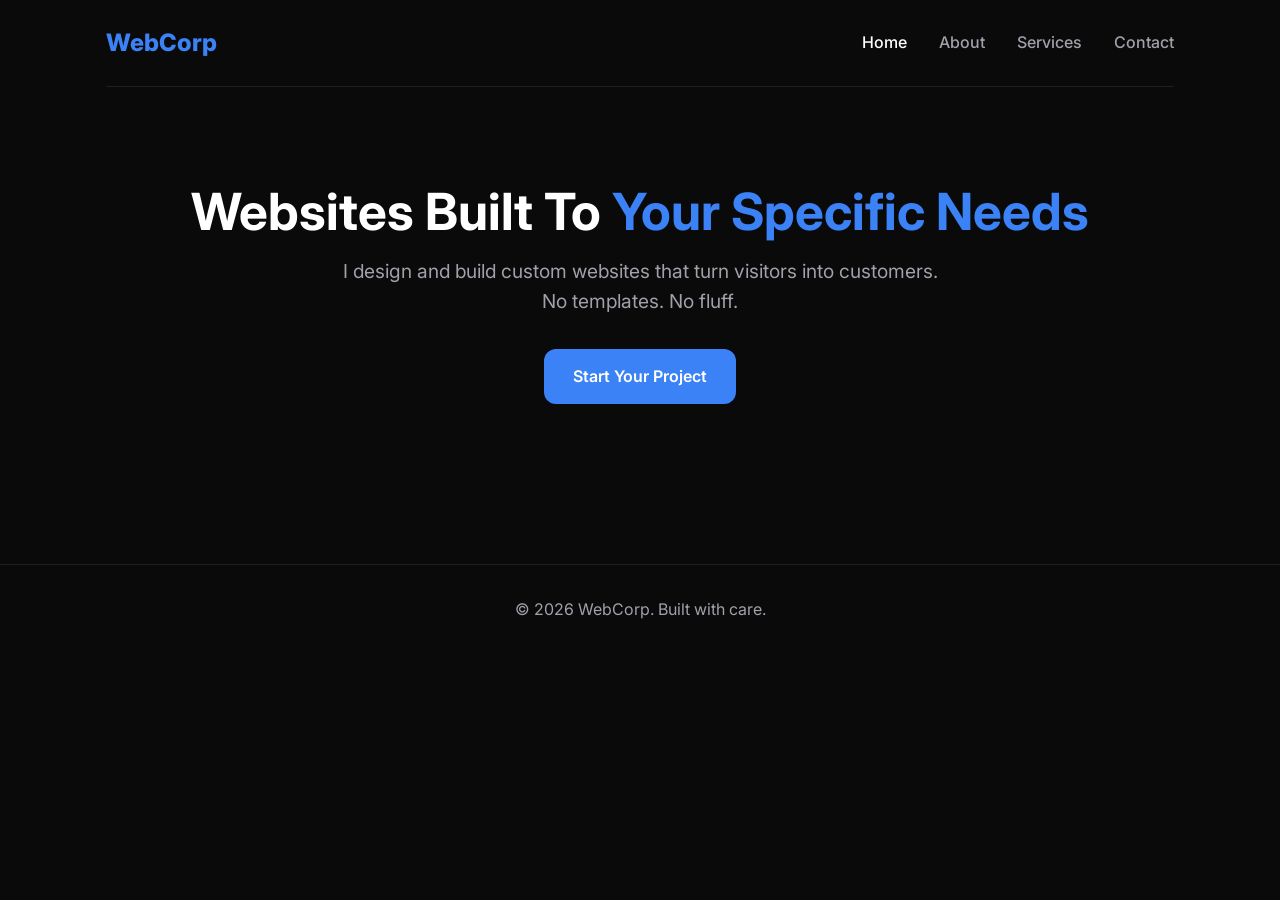
<file: index.html>
<!DOCTYPE html>
<html lang="en">
<head>
  <meta charset="UTF-8"><meta name="viewport" content="width=device-width, initial-scale=1.0">
  <title>WebCorp - Websites Built To Your Specific Needs</title>
  <link rel="icon" href="data:image/svg+xml,%3Csvg xmlns='http://www.w3.org/2000/svg' viewBox='0 0 100 100'%3E%3Crect width='100' height='100' fill='%233b82f6' rx='15'/%3E%3Ctext x='50' y='58' font-family='Inter, Arial, sans-serif' font-size='50' font-weight='800' fill='white' text-anchor='middle'%3E%3Ctspan dy='5'%3E%3C/tspan%3EWC%3C/text%3E%3C/svg%3E">
  <link href="https://fonts.googleapis.com/css2?family=Inter:wght@400;600;800&display=swap" rel="stylesheet">
  <link rel="stylesheet" href="style.css">
</head>
<body>
  <header class="container">
    <nav class="navbar">
      <a href="index.html" class="logo">WebCorp</a>
      <ul class="nav-links">
        <li><a href="index.html" class="active">Home</a></li>
        <li><a href="about.html">About</a></li>
        <li><a href="services.html">Services</a></li>
        <li><a href="contact.html">Contact</a></li>
      </ul>
    </nav>
    <div class="hero">
      <h1>Websites Built To <span>Your Specific Needs</span></h1>
      <p>I design and build custom websites that turn visitors into customers. No templates. No fluff.</p>
      <a href="contact.html" class="btn btn-primary">Start Your Project</a>
    </div>
  </header>
  <footer><p>© 2026 WebCorp. Built with care.</p></footer>
</body>
</html>
</file>
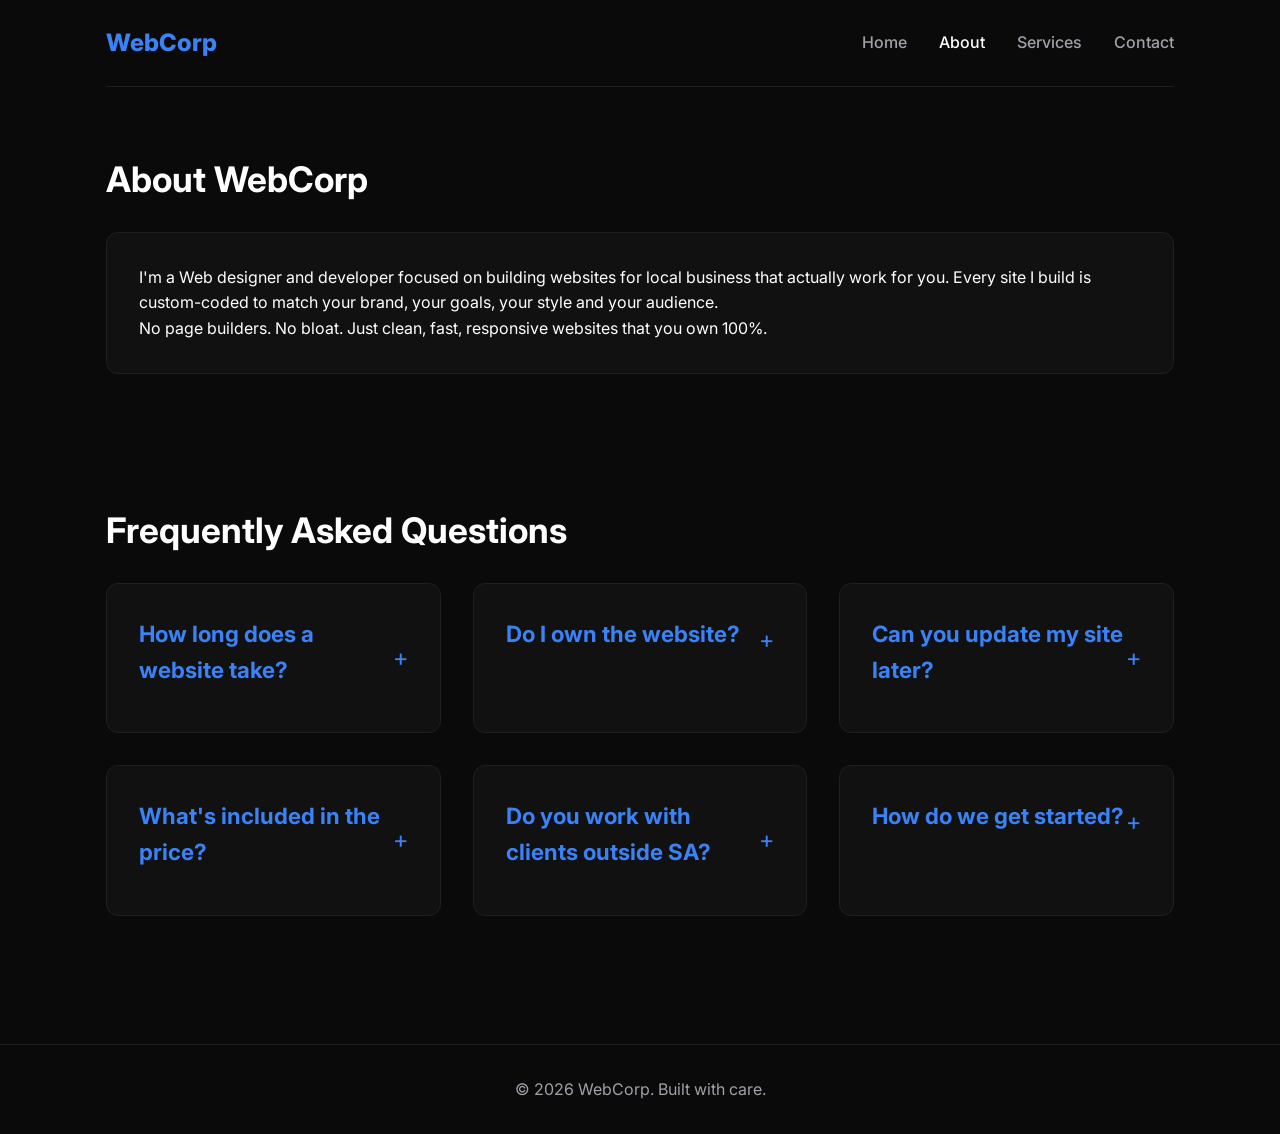
<file: about.html>
<!DOCTYPE html>
<html lang="en">
<head>
  <meta charset="UTF-8"><meta name="viewport" content="width=device-width, initial-scale=1.0">
  <title>About - WebCorp</title>
  <link rel="icon" href="data:image/svg+xml,%3Csvg xmlns='http://www.w3.org/2000/svg' viewBox='0 0 100 100'%3E%3Crect width='100' height='100' fill='%233b82f6' rx='15'/%3E%3Ctext x='50' y='58' font-family='Inter, Arial, sans-serif' font-size='50' font-weight='800' fill='white' text-anchor='middle'%3E%3Ctspan dy='5'%3E%3C/tspan%3EWC%3C/text%3E%3C/svg%3E">
  <link href="https://fonts.googleapis.com/css2?family=Inter:wght@400;600;800&display=swap" rel="stylesheet">
  <link rel="stylesheet" href="style.css">
</head>
<body>
  <header class="container">
    <nav class="navbar">
      <a href="index.html" class="logo">WebCorp</a>
      <ul class="nav-links">
        <li><a href="index.html">Home</a></li>
        <li><a href="about.html" class="active">About</a></li>
        <li><a href="services.html">Services</a></li>
        <li><a href="contact.html">Contact</a></li>
      </ul>
    </nav>
  </header>
  <main class="container">
    <section>
      <h2>About WebCorp</h2>
      <div class="card">
        <p>I'm a Web designer and developer focused on building websites for local business that actually work for you. Every site I build is custom-coded to match your brand, your goals, your style and your audience.</p>
        <p>No page builders. No bloat. Just clean, fast, responsive websites that you own 100%.</p>
      </div>
    </section>
<!-- FAQ SECTION -->
<section>
  <h2>Frequently Asked Questions</h2>
  <div class="grid">

    <div class="card faq-item" onclick="toggleFAQ(this)">
      <div class="faq-question">
        <h3>How long does a website take?</h3>
        <span class="faq-icon">+</span>
      </div>
      <div class="faq-answer">
        <p>Most full sites are done in 1-2 days. Landing pages can be ready within a few hours. I'll give you a timeline before we start. I work fast and effectively</p>
      </div>
    </div>

    <div class="card faq-item" onclick="toggleFAQ(this)">
      <div class="faq-question">
        <h3>Do I own the website?</h3>
        <span class="faq-icon">+</span>
      </div>
      <div class="faq-answer">
        <p>100% yes. You get all the files and full access. No monthly fees to me to keep it online. Just hosting + domain.</p>
      </div>
    </div>

    <div class="card faq-item" onclick="toggleFAQ(this)">
      <div class="faq-question">
        <h3>Can you update my site later?</h3>
        <span class="faq-icon">+</span>
      </div>
      <div class="faq-answer">
        <p>Absolutely. I offer monthly maintenance or you can pay per update. I also teach you how to make small edits yourself.</p>
      </div>
    </div>

    <div class="card faq-item" onclick="toggleFAQ(this)">
      <div class="faq-question">
        <h3>What's included in the price?</h3>
        <span class="faq-icon">+</span>
      </div>
      <div class="faq-answer">
        <p>Design, development, mobile responsive, basic SEO, contact form, and 2 rounds of revisions. Hosting and domain are separate.</p>
      </div>
    </div>

    <div class="card faq-item" onclick="toggleFAQ(this)">
      <div class="faq-question">
        <h3>Do you work with clients outside SA?</h3>
        <span class="faq-icon">+</span>
      </div>
      <div class="faq-answer">
        <p>Yes! I work with clients worldwide. We’ll communicate via WhatsApp, email, and Zoom.</p>
      </div>
    </div>

    <div class="card faq-item" onclick="toggleFAQ(this)">
      <div class="faq-question">
        <h3>How do we get started?</h3>
        <span class="faq-icon">+</span>
      </div>
      <div class="faq-answer">
        <p>Just send me a message on the Contact page. We'll do a quick call to plan it, then I send you a quote and timeline.</p>
      </div>
    </div>

  </div>
</section>
  </main>
  <footer><p>© 2026 WebCorp. Built with care.</p></footer>
<script>
function toggleFAQ(element) {
  element.classList.toggle('active');
}
</script>
</body>
</html>
</file>
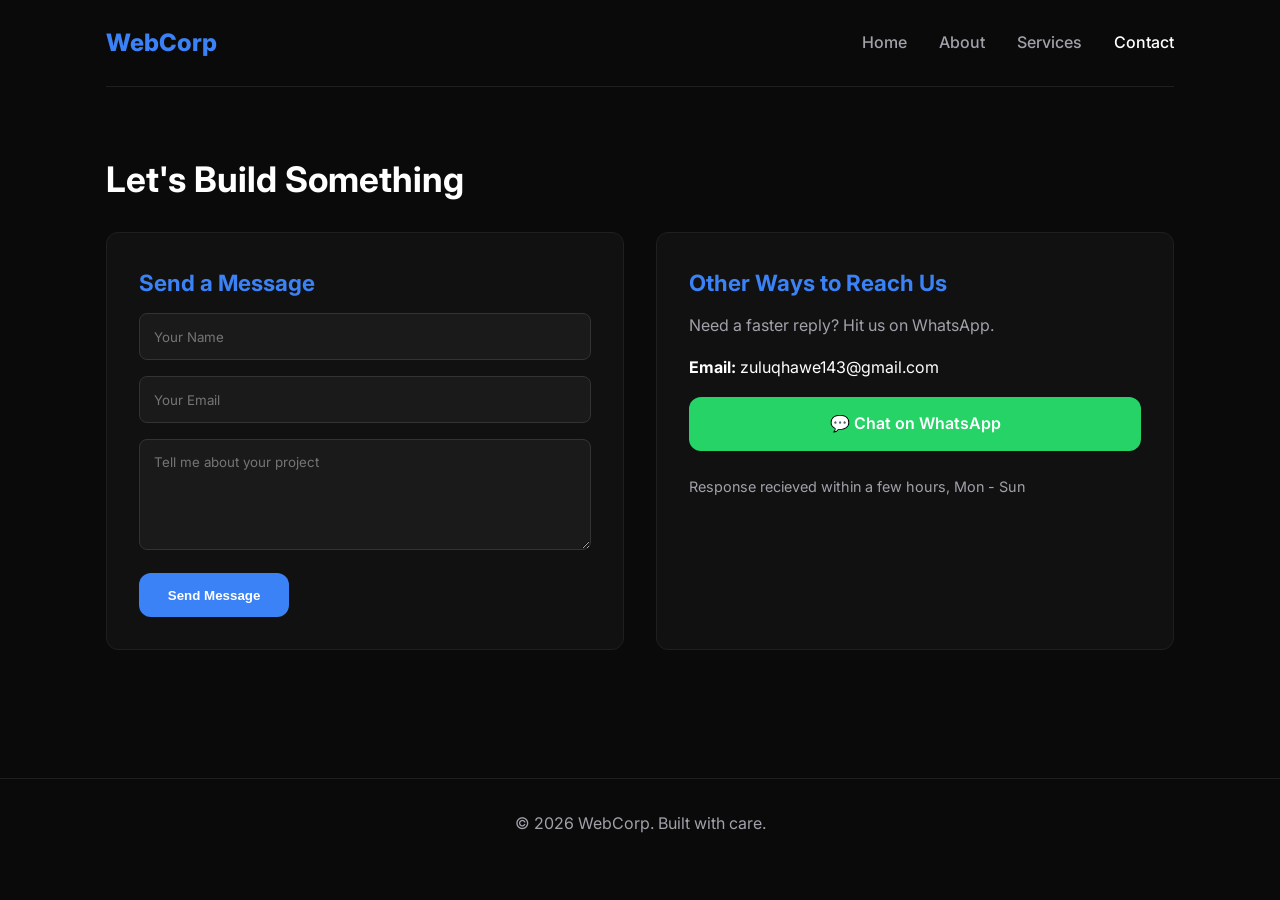
<file: contact.html>
<!DOCTYPE html>
<html lang="en">
<head>
  <meta charset="UTF-8"><meta name="viewport" content="width=device-width, initial-scale=1.0">
  <title>Contact - WebCorp</title>
  <link rel="icon" href="data:image/svg+xml,%3Csvg xmlns='http://www.w3.org/2000/svg' viewBox='0 0 100 100'%3E%3Crect width='100' height='100' fill='%233b82f6' rx='15'/%3E%3Ctext x='50' y='58' font-family='Inter, Arial, sans-serif' font-size='50' font-weight='800' fill='white' text-anchor='middle'%3E%3Ctspan dy='5'%3E%3C/tspan%3EWC%3C/text%3E%3C/svg%3E">
  <link href="https://fonts.googleapis.com/css2?family=Inter:wght@400;600;800&display=swap" rel="stylesheet">
  <link rel="stylesheet" href="style.css">
</head>
<body>
  <header class="container">
    <nav class="navbar">
      <a href="index.html" class="logo">WebCorp</a>
      <ul class="nav-links">
        <li><a href="index.html">Home</a></li>
        <li><a href="about.html">About</a></li>
        <li><a href="services.html">Services</a></li>
        <li><a href="contact.html" class="active">Contact</a></li>
      </ul>
    </nav>
  </header>
  
  <main class="container">
    <section>
      <h2>Let's Build Something</h2>
      
      <div class="grid">
        <!-- FORM CARD -->
        <div class="card">
          <h3>Send a Message</h3>
          <form class="contact-form" action="https://formsubmit.co/zuluqhawe143@gmail.com" method="POST">
            <!-- Stop spam + redirect -->
            <input type="hidden" name="_captcha" value="false">
            <input type="hidden" name="_subject" value="New WebCorp Project Inquiry!">
            <input type="hidden" name="_next" value="thanks.html">

            <input type="text" name="name" placeholder="Your Name" required>
            <input type="email" name="email" placeholder="Your Email" required>
            <textarea name="message" rows="5" placeholder="Tell me about your project" required></textarea>
            <button type="submit" class="btn btn-primary">Send Message</button>
          </form>
        </div>

        <!-- CONTACT INFO CARD -->
        <div class="card">
          <h3>Other Ways to Reach Us</h3>
          <p style="margin-bottom:1rem; color:var(--text-muted)">Need a faster reply? Hit us on WhatsApp.</p>
          
          <p><strong>Email:</strong> zuluqhawe143@gmail.com</p>
          
          <a href="https://wa.me/27789390383" target="_blank" class="btn" style="background:#25D366; color:white; margin-top:1rem; width:100%; text-align:center;">
            💬 Chat on WhatsApp
          </a>

          <p style="margin-top:1.5rem; font-size:0.9rem; color:var(--text-muted)">
            Response recieved within a few hours, Mon - Sun
          </p>
        </div>
      </div>
    </section>
  </main>

  <footer><p>© 2026 WebCorp. Built with care.</p></footer>
</body>
</html>
</file>
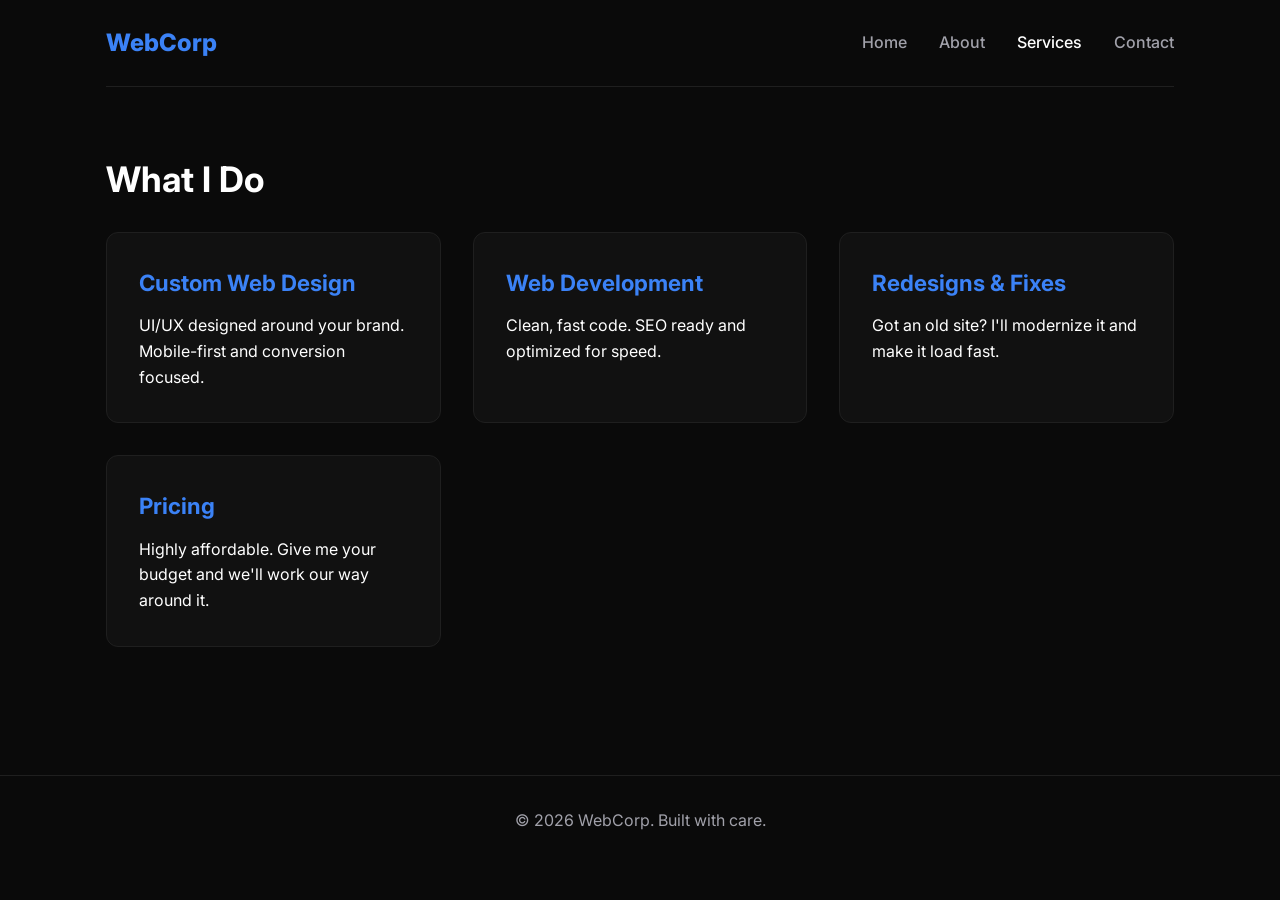
<file: services.html>
<!DOCTYPE html>
<html lang="en">
<head>
  <meta charset="UTF-8"><meta name="viewport" content="width=device-width, initial-scale=1.0">
  <title>Services - WebCorp</title>
  <link rel="icon" href="data:image/svg+xml,%3Csvg xmlns='http://www.w3.org/2000/svg' viewBox='0 0 100 100'%3E%3Crect width='100' height='100' fill='%233b82f6' rx='15'/%3E%3Ctext x='50' y='58' font-family='Inter, Arial, sans-serif' font-size='50' font-weight='800' fill='white' text-anchor='middle'%3E%3Ctspan dy='5'%3E%3C/tspan%3EWC%3C/text%3E%3C/svg%3E">
  <link href="https://fonts.googleapis.com/css2?family=Inter:wght@400;600;800&display=swap" rel="stylesheet">
  <link rel="stylesheet" href="style.css">
</head>
<body>
  <header class="container">
    <nav class="navbar">
      <a href="index.html" class="logo">WebCorp</a>
      <ul class="nav-links">
        <li><a href="index.html">Home</a></li>
        <li><a href="about.html">About</a></li>
        <li><a href="services.html" class="active">Services</a></li>
        <li><a href="contact.html">Contact</a></li>
      </ul>
    </nav>
  </header>
  <main class="container">
    <section>
      <h2>What I Do</h2>
      <div class="grid">
        <div class="card">
          <h3>Custom Web Design</h3>
          <p>UI/UX designed around your brand. Mobile-first and conversion focused.</p>
        </div>
        <div class="card">
          <h3>Web Development</h3>
          <p>Clean, fast code. SEO ready and optimized for speed.</p>
        </div>
        <div class="card">
          <h3>Redesigns & Fixes</h3>
          <p>Got an old site? I'll modernize it and make it load fast.</p>
        </div>
      <div class="card">
      <h3>Pricing</h3>
      <p> Highly affordable. Give me your budget and we'll work our way around it.</p> 
     </div>
</div>
    </section>
  </main>
  <footer><p>© 2026 WebCorp. Built with care.</p></footer>
</body>
</html>
</file>
<file: style.css>
* { margin: 0; padding: 0; box-sizing: border-box; }

:root {
  --bg: #0a0a0a;
  --bg-alt: #111;
  --text: #ffffff;
  --text-muted: #a1a1aa;
  --accent: #3b82f6;
  --accent-hover: #2563eb;
  --radius: 12px;
}

body {
  background: var(--bg);
  color: var(--text);
  font-family: 'Inter', sans-serif;
  line-height: 1.6;
}

.container { width: 90%; max-width: 1100px; margin: 0 auto; padding: 0 1rem; }

.navbar { display: flex; justify-content: space-between; align-items: center; padding: 1.5rem 0; border-bottom: 1px solid #1f1f1f; }
.logo { font-size: 1.5rem; font-weight: 800; color: var(--accent); text-decoration: none; }
.nav-links { display: flex; gap: 2rem; list-style: none; }
.nav-links a { color: var(--text-muted); text-decoration: none; transition: 0.2s; font-weight: 500; }
.nav-links a:hover, .nav-links a.active { color: var(--text); }

.hero { text-align: center; padding: 6rem 0; }
.hero h1 { font-size: 3.2rem; line-height: 1.1; margin-bottom: 1rem; }
.hero h1 span { color: var(--accent); }
.hero p { font-size: 1.2rem; color: var(--text-muted); max-width: 600px; margin: 0 auto 2rem; }

.btn { padding: 0.9rem 1.8rem; border-radius: var(--radius); font-weight: 600; text-decoration: none; transition: 0.2s; display: inline-block; }
.btn-primary { background: var(--accent); color: white; }
.btn-primary:hover { background: var(--accent-hover); transform: translateY(-2px); }

section { padding: 4rem 0; }
h2 { font-size: 2.2rem; margin-bottom: 1.5rem; }
h3 { font-size: 1.4rem; margin-bottom: 0.8rem; color: var(--accent); }

.grid { display: grid; grid-template-columns: repeat(auto-fit, minmax(280px, 1fr)); gap: 2rem; }
.card { background: var(--bg-alt); padding: 2rem; border-radius: var(--radius); border: 1px solid #1f1f1f; transition: 0.3s; }
.card:hover { border-color: var(--accent); transform: translateY(-4px); }

.contact-form input, .contact-form textarea {
  width: 100%; padding: 0.9rem; margin-bottom: 1rem; background: #1a1a1a;
  border: 1px solid #333; border-radius: 8px; color: white; font-family: inherit;
}
.contact-form button { border: none; cursor: pointer; }

footer { text-align: center; padding: 2rem 0; color: var(--text-muted); border-top: 1px solid #1f1f1f; margin-top: 4rem; }
.faq-item { cursor: pointer; }
.faq-question { display: flex; justify-content: space-between; align-items: center; }
.faq-icon { font-size: 1.5rem; transition: transform 0.3s; color: var(--accent); }
.faq-item.active .faq-icon { transform: rotate(45deg); }
.faq-answer { max-height: 0; overflow: hidden; transition: max-height 0.3s ease; color: var(--text-muted); }
.faq-answer p { margin-top: 1rem; }
.faq-item.active .faq-answer { max-height: 200px; }
</file>
